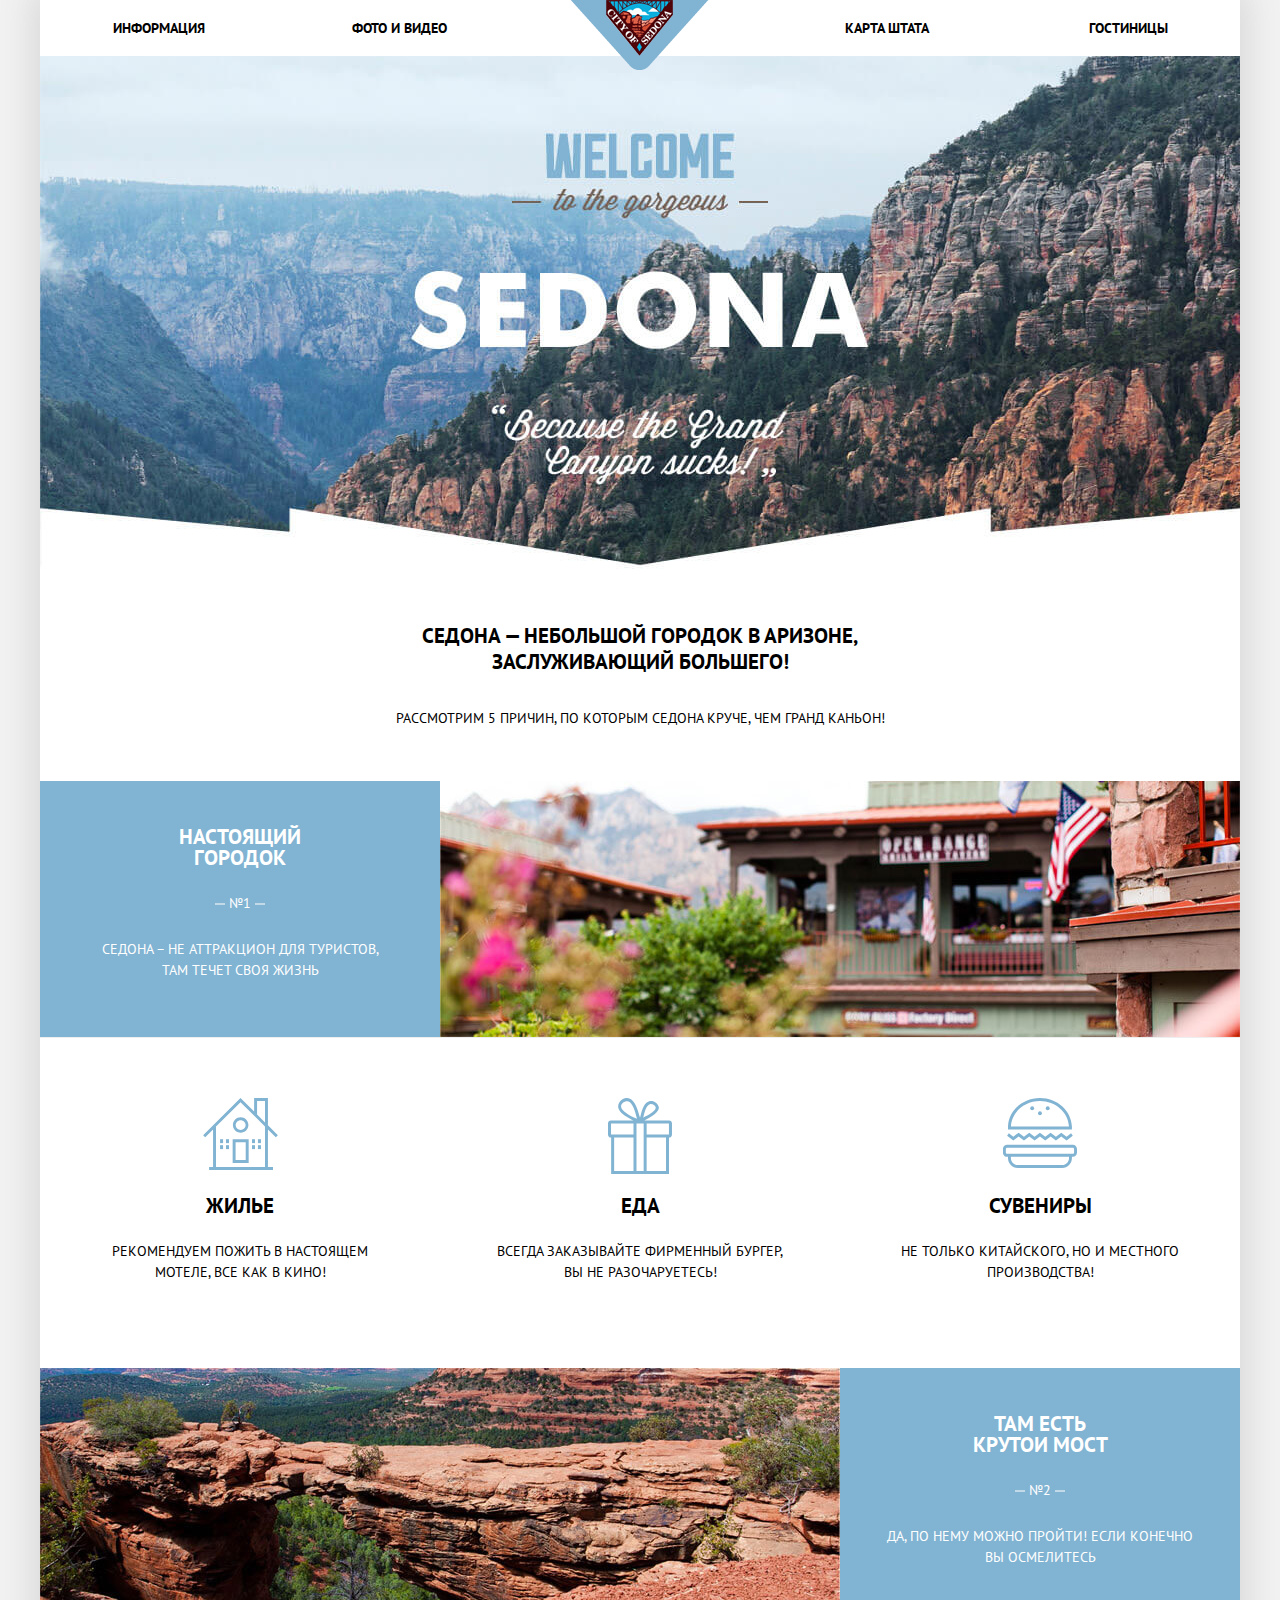
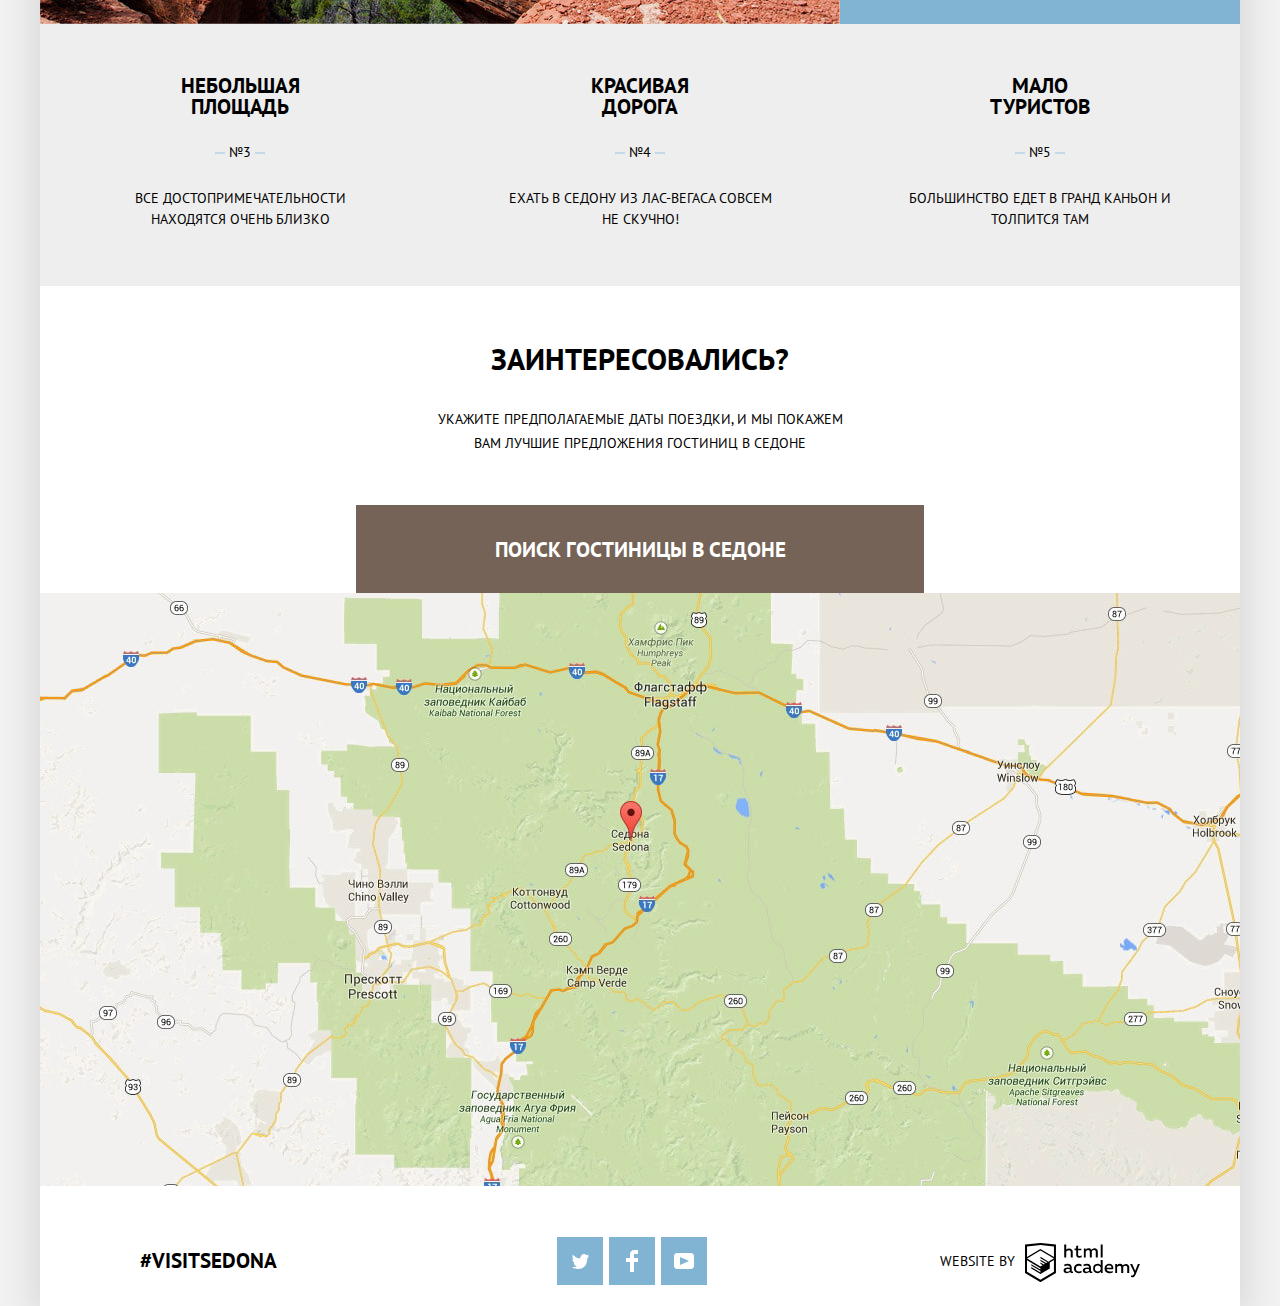
<file: index.html>
<!DOCTYPE html>
<html lang="ru">
    <head>
        <title>Sedona</title>
        <meta charset="utf-8">
        <link rel="stylesheet" href="css/normalize.css">
        <link rel="stylesheet" href="css/style.css">
        <link href="https://fonts.googleapis.com/css?family=PT+Sans:400,700&display=swap&subset=cyrillic" rel="stylesheet">
    </head>
    <body>
        <div class="container">
            <header class="main-header">
                <nav class="main-navigation">
                    <a class="main-header-logo">
                        <img src="img/logo.png" width="138" height="70" alt="Логотип Седона">
                    </a>
                    <div class="wrapper">
                        <ul class="site-navigation">
                            <li><a href="info.html">Информация</a></li>
                            <li><a href="photo-and-video.html">Фото и видео</a></li>
                            <li><a class="js-link-map" href="#map">Карта штата</a></li>
                            <li><a href="inner-page.html">Гостиницы</a></li>
                        </ul>
                    </div>
                </nav>
            </header>
            <main class="index-main">
                <h1 class="visually-hidden">Sedona</h1>
                <section class="preview">
                    <h2 class="visually-hidden">Превью</h2>
                    <p>Седона — небольшой городок в Аризоне, <br> заслуживающий большего!</p>
                    <p>Рассмотрим 5 причин, по которым Седона круче, чем гранд каньон!</p>
                </section>
                <section class="features">
                    <h2 class="visually-hidden">Преимущества</h2>
                    <ol class="features-list">
                        <li class="feature-item">
                            <div class="feature-item-wrapper">
                                <h3>Настоящий <br> городок</h3>
                                <span class="feature-item-number"> №1 </span>
                                <p>Седона – не аттракцион для туристов, <br> там течет своя жизнь</p>
                            </div>
                            <div class="feature-item-image">
                                <img src="img/real-city.jpg" width="800" height="256" alt="Фото города" class="city-photo">
                            </div>
                        </li>
                        <li class="feature-item">
                            <div class="feature-item-wrapper">
                                <h3>Там есть <br> крутои мост</h3>
                                <span class="feature-item-number">№2</span>
                                <p>Да, по нему можно пройти! Если конечно <br> вы осмелитесь</p>
                            </div>
                            <div class="feature-item-image">
                                <img src="img/bridge.jpg" width="800" height="256" alt="Фото моста" class="bridge-photo">
                            </div>
                        </li>
                        <li class="feature-item">
                            <h3>Небольшая <br> площадь</h3>
                            <span class="feature-item-number">№3</span>
                            <p>Все достопримечательности <br> находятся очень близко</p>
                        </li>
                        <li class="feature-item">
                            <h3>Красивая <br> дорога</h3>
                            <span class="feature-item-number">№4</span>
                            <p>Ехать в Седону из Лас-Вегаса совсем <br> не скучно!</p>
                        </li>
                        <li class="feature-item">
                            <h3>Мало <br> туристов</h3>
                            <span class="feature-item-number">№5</span>
                            <p>Большинство едет в гранд каньон и <br> толпится там</p>
                        </li>
                        <li class="feature-item">
                            <ul class="additional-features-list">
                                <li class="additional-feature-item">
                                    <h3>Жилье</h3>
                                    <p>Рекомендуем пожить в настоящем <br> мотеле, все как в кино!</p>
                                </li>
                                <li class="additional-feature-item">
                                    <h3>Еда</h3>
                                    <p>Всегда заказывайте фирменный бургер, <br> вы не разочаруетесь!</p>
                                </li>
                                <li class="additional-feature-item">
                                    <h3>Сувениры</h3>
                                    <p>Не только китайского, но и местного <br> производства!</p>
                                </li>
                            </ul>
                        </li>
                    </ol>
                </section>
                <section class="appointment">
                    <h2>Заинтересовались?</h2>
                    <p class="appointment-info">Укажите предполагаемые даты поездки, и мы покажем вам лучшие предложения гостиниц в седоне</p>
                    <button class="btn open-modal-popup">Поиск гостиницы в Седоне</button>
                </section>
                <section class="map">
                    <h2 class="visually-hidden">Как до нас добраться</h2>
                    <iframe src="https://www.google.com/maps/embed?pb=!1m18!1m12!1m3!1d996966.432186891!2d-112.25007717238842!3d34.8385587290032!2m3!1f0!2f0!3f0!3m2!1i1024!2i768!4f13.1!3m3!1m2!1s0x872da132f942b00d%3A0x5548c523fa6c8efd!2z0KHQtdC00L7QvdCwLCDQkNGA0LjQt9C-0L3QsCA4NjMzNiwg0KHQqNCQ!5e0!3m2!1sru!2skz!4v1568385633387!5m2!1sru!2skz" width="1200" height="590" style="border:0;"></iframe>
                    <img src="img/map.jpg" width="1200" height="593" alt="State: Arizona, city: Sedona">
                </section>
            </main>
            <footer class="main-footer">
                <p class="footer-heshtag">
                    <a href="#">#visitsedona</a>
                </p>
                <ul class="footer-social">
                        <li>
                            <a class="social-button" href="#"><span class="visually-hidden">Twitter</span>
                                <svg xmlns="http://www.w3.org/2000/svg" width="17" height="15" viewBox="0 0 17 15">
                                    <g>
                                        <g>
                                            <path fill="#FFFFFF" d="M10.95,0.144c1.685-0.496,2.984,0.27,3.577,1.179c0.673-0.231,1.331-0.481,2.011-0.708
                                                c-0.004,0.861-0.522,1.513-0.857,1.768c0.685,0.17,1.304-0.491,1.304-0.491c-0.169,1-1.006,1.788-1.563,2.024
                                                c-0.231,6.75-3.175,11.217-10.077,11.082c-0.522,0,0.075,0-0.446,0c-0.41,0-4.164-0.46-4.898-1.887
                                                c2.271,0.196,3.893-0.422,4.693-1.177c-0.96-0.3-2.679-0.477-2.979-2.95C2.064,9.09,2.279,9.212,2.905,9.103
                                                C1.705,8.247,0.374,7.53,0.448,5.33c0.285,0.328,1.067,0.536,1.34,0.472c-0.703-0.241-1.97-3.36-0.894-4.952
                                                c1.818,1.854,3.735,3.606,7.152,3.773C8.254,2.33,9.183,0.793,10.95,0.144z"/>
                                        </g>
                                    </g>
                                </svg>
                            </a>
                        </li>
                        <li>
                            <a class="social-button" href="#"><span class="visually-hidden">Facebook</span>
                                <svg xmlns="http://www.w3.org/2000/svg" width="12" height="22" viewBox="0 0 12 22">
                                    <path fill="#FFFFFF" d="M12,4V0H8C5.791,0,4,1.791,4,4v4H0v4h4v10h4V12h4V8H8V4H12z"/>
                                </svg>
                            </a>
                        </li>
                        <li>
                            <a class="social-button" href="#"><span class="visually-hidden">Youtube</span>
                                <svg xmlns="http://www.w3.org/2000/svg" width="20" height="16" viewBox="0 0 20 16">
                                    <path fill="#FFFFFF" d="M17,0H3C1.35,0,0,1.35,0,3v10c0,1.65,1.35,3,3,3h14c1.65,0,3-1.35,3-3V3C20,1.35,18.65,0,17,0z
                                        M6.027,11.998V4.002L15.014,8L6.027,11.998z"/>
                                </svg>
                            </a>
                        </li>
                </ul>
                <p class="footer-copyright">
                    <span>Website by</span>
                    <a href="https://htmlacademy.ru" class="html-logo">
                        <span class="visually-hidden">html academy</span>
                        <svg xmlns="http://www.w3.org/2000/svg" viewBox="0 0 108.08 36.85"><path d="M44.61,26.88a2,2,0,0,0,.55-0.1v1.33a3.25,3.25,0,0,1-1.18.21,1.67,1.67,0,0,1-1.67-1,4.84,4.84,0,0,1-3.14,1.08c-1.51,0-2.91-.83-2.91-2.55,0-2.13,2-2.79,3.71-2.79a11.08,11.08,0,0,1,2.17.25v-0.3c0-1-.76-1.77-2.19-1.77a7.42,7.42,0,0,0-3,.64v-1.7a10.21,10.21,0,0,1,3.19-.55c2.36,0,3.81,1.12,3.81,3.65v3a0.54,0.54,0,0,0,.49.59h0.17Zm-6.44-1.13A1.35,1.35,0,0,0,39.63,27h0.11a3.39,3.39,0,0,0,2.41-1V24.58a9.72,9.72,0,0,0-1.81-.21c-1,0-2.16.33-2.16,1.38h0Zm12.36-6.11a5,5,0,0,1,2.57.64V22a4.08,4.08,0,0,0-2.3-.7,2.75,2.75,0,1,0,0,5.49,5,5,0,0,0,2.43-.64v1.71a6.27,6.27,0,0,1-2.76.57A4.21,4.21,0,0,1,46,24.51q0-.21,0-0.41a4.32,4.32,0,0,1,4.18-4.46h0.38Zm12.17,7.24a2,2,0,0,0,.55-0.1v1.33a3.25,3.25,0,0,1-1.18.21,1.67,1.67,0,0,1-1.67-1,4.84,4.84,0,0,1-3.14,1.08c-1.51,0-2.91-.83-2.91-2.55,0-2.13,2-2.79,3.71-2.79a11.08,11.08,0,0,1,2.17.25v-0.3c0-1-.76-1.77-2.19-1.77a7.42,7.42,0,0,0-3,.64v-1.7a10.21,10.21,0,0,1,3.19-.55c2.36,0,3.81,1.12,3.81,3.65v3a0.54,0.54,0,0,0,.49.59h0.17Zm-6.44-1.13A1.35,1.35,0,0,0,57.73,27h0.11a3.39,3.39,0,0,0,2.41-1V24.58a9.72,9.72,0,0,0-1.81-.21c-1.06,0-2.16.33-2.16,1.38h0ZM73,16V28.2H71.35V26.88a3.88,3.88,0,0,1-3.19,1.54,4.4,4.4,0,0,1,0-8.78,3.81,3.81,0,0,1,3,1.3V16H73Zm-4.53,5.22a2.76,2.76,0,1,0,0,5.52A2.86,2.86,0,0,0,71.15,25V23A2.91,2.91,0,0,0,68.49,21.27ZM79,19.64c3.31,0,4.46,2.68,3.92,5.09H76.7c0.21,1.5,1.67,2.11,3.19,2.11a6.11,6.11,0,0,0,2.64-.59v1.6a7.14,7.14,0,0,1-3,.57C77,28.42,74.78,27,74.78,24a4.18,4.18,0,0,1,4-4.39H79Zm0.09,1.54a2.28,2.28,0,0,0-2.44,2.1v0.06H81.3A2,2,0,0,0,79.13,21.18Zm5.73,7V19.87h1.65v1a3.81,3.81,0,0,1,2.78-1.27A2.86,2.86,0,0,1,91.89,21a4.12,4.12,0,0,1,2.91-1.33A3.06,3.06,0,0,1,98,23V28.2h-1.9V23.05a1.59,1.59,0,0,0-1.42-1.75H94.42a2.8,2.8,0,0,0-2.07,1.12V28.2h-1.9V23.05A1.59,1.59,0,0,0,89,21.31H88.8a3,3,0,0,0-2.21,1.29v5.63H84.86Zm21.31-8.33h1.9l-3.91,9.46c-0.9,2.17-2.09,2.86-3.35,2.86a4.76,4.76,0,0,1-1.1-.14V30.46a2.86,2.86,0,0,0,.85.12c0.9,0,1.58-.64,2.07-1.9l0.17-.42-4-8.4h2l2.86,6.29ZM38.73,1.46V6.22a3.81,3.81,0,0,1,2.7-1.14,3.25,3.25,0,0,1,3.44,3.4v5.15H43V8.72a1.81,1.81,0,0,0-1.61-2h-0.3a2.93,2.93,0,0,0-2.32,1.39v5.52h-1.9V1.46h1.9ZM49.94,2.31v3h3V6.91h-3v3.81c0,1.1.5,1.46,1.58,1.46a4.49,4.49,0,0,0,1.69-.33v1.6A6.8,6.8,0,0,1,51,13.8a2.55,2.55,0,0,1-2.86-2.74V6.89H46.58V5.26h1.5V2.74Zm5.4,11.31V5.28H57v1A3.81,3.81,0,0,1,59.77,5a2.86,2.86,0,0,1,2.6,1.33A4.12,4.12,0,0,1,65.28,5,3.06,3.06,0,0,1,68.44,8.4v5.21h-1.9V8.46a1.59,1.59,0,0,0-1.42-1.75H64.89a2.8,2.8,0,0,0-2.07,1.12v5.78h-1.9V8.46A1.59,1.59,0,0,0,59.5,6.71H59.27A3,3,0,0,0,57.06,8v5.63H55.34ZM71.17,1.45H73V13.6H71.17V1.45ZM14.71,0H14.55L0,1.54V28.21l14.55,8.66,14.55-8.66V1.54Zm12.5,27.1L14.55,34.64,1.9,27.12V16.18l12.59,7.5V25L5.86,19.9v1.31l8.68,5.21v1.39L5.87,22.65V24l8.68,5.21,8.75-5.24V18.31L27.2,16V27.12Zm0-12.53-3.48,2-1.6,1L14.51,13v1.31L21,18.23H21l-0.14.09-1,.54-5.37-3.2V17l4.24,2.52-1,.67-3.2-1.9v1.31l2.1,1.24L14.5,22.1,2,14.65,14.51,7.11Zm0-1.32L14.49,5.76,1.91,13.25v-10L14.56,1.92,27.21,3.25v10h0Z" transform="translate(0 -0.02)" fill="#231f20"/>
                        </svg>
                    </a>
                </p>
            </footer>
            <section class="modal-popup">
                <h2 class="visually-hidden">Форма бронирования</h2>
                <form class="appointment-form" action="https://echo.htmlacademy.ru" method="POST">
                    <p class="appoitment-item">
                        <label for="arrival-date">Дата заезда:</label>
                        <input type="text" name="arrival-date" id="arrival-date" placeholder="24 апреля 2017">
                        <button class="btn-calendar" type="button">
                        <svg xmlns="http://www.w3.org/2000/svg" width="21" height="22" viewBox="0 0 21 22">
                            <g id="calendar_1_">
                                <path d="M19.251,2.025h-2.845V0.648c0-0.381-0.294-0.689-0.656-0.689c-0.363,0-0.656,0.308-0.656,0.689v1.377h-3.938V0.648
                                    c0-0.381-0.294-0.689-0.655-0.689c-0.363,0-0.657,0.308-0.657,0.689v1.377H5.906V0.648c0-0.381-0.294-0.689-0.656-0.689
                                    c-0.363,0-0.657,0.308-0.657,0.689v1.377H1.75C0.784,2.025,0,2.847,0,3.862v16.302C0,21.179,0.784,22,1.75,22h17.501
                                    C20.217,22,21,21.179,21,20.164V3.862C21,2.847,20.217,2.025,19.251,2.025z M19.688,20.164c0,0.253-0.195,0.459-0.437,0.459H1.75
                                    c-0.241,0-0.438-0.206-0.438-0.459V3.862c0-0.253,0.196-0.459,0.438-0.459h2.844v1.378c0,0.381,0.294,0.689,0.657,0.689
                                    c0.362,0,0.656-0.308,0.656-0.689V3.403h3.938v1.378c0,0.381,0.294,0.689,0.657,0.689c0.361,0,0.655-0.308,0.655-0.689V3.403h3.938
                                    v1.378c0,0.381,0.293,0.689,0.656,0.689c0.362,0,0.656-0.308,0.656-0.689V3.403h2.845c0.241,0,0.437,0.206,0.437,0.459V20.164z"/>
                                <rect x="4.594" y="8.225" width="2.625" height="2.066"/>
                                <rect x="4.594" y="11.668" width="2.625" height="2.067"/>
                                <rect x="4.594" y="15.112" width="2.625" height="2.066"/>
                                <rect x="9.188" y="15.112" width="2.625" height="2.066"/>
                                <rect x="9.188" y="11.668" width="2.625" height="2.067"/>
                                <rect x="9.188" y="8.225" width="2.625" height="2.066"/>
                                <rect x="13.781" y="15.112" width="2.625" height="2.066"/>
                                <rect x="13.781" y="11.668" width="2.625" height="2.067"/>
                                <rect x="13.781" y="8.225" width="2.625" height="2.066"/>
                            </g>
                        </svg>
                    </button>
                    </p>
                    <p class="appoitment-item">
                        <label for="departure-date">Дата выезда:</label>
                        <input type="text" name="departure-date" id="departure-date" placeholder="4 июля 2017">
                        <button class="btn-calendar" type="button">
                        <svg xmlns="http://www.w3.org/2000/svg" width="21" height="22" viewBox="0 0 21 22">
                            <g>
                                <path d="M19.251,2.025h-2.845V0.648c0-0.381-0.294-0.689-0.656-0.689c-0.363,0-0.656,0.308-0.656,0.689v1.377h-3.938V0.648
                                    c0-0.381-0.294-0.689-0.655-0.689c-0.363,0-0.657,0.308-0.657,0.689v1.377H5.906V0.648c0-0.381-0.294-0.689-0.656-0.689
                                    c-0.363,0-0.657,0.308-0.657,0.689v1.377H1.75C0.784,2.025,0,2.847,0,3.862v16.302C0,21.179,0.784,22,1.75,22h17.501
                                    C20.217,22,21,21.179,21,20.164V3.862C21,2.847,20.217,2.025,19.251,2.025z M19.688,20.164c0,0.253-0.195,0.459-0.437,0.459H1.75
                                    c-0.241,0-0.438-0.206-0.438-0.459V3.862c0-0.253,0.196-0.459,0.438-0.459h2.844v1.378c0,0.381,0.294,0.689,0.657,0.689
                                    c0.362,0,0.656-0.308,0.656-0.689V3.403h3.938v1.378c0,0.381,0.294,0.689,0.657,0.689c0.361,0,0.655-0.308,0.655-0.689V3.403h3.938
                                    v1.378c0,0.381,0.293,0.689,0.656,0.689c0.362,0,0.656-0.308,0.656-0.689V3.403h2.845c0.241,0,0.437,0.206,0.437,0.459V20.164z"/>
                                <rect x="4.594" y="8.225" width="2.625" height="2.066"/>
                                <rect x="4.594" y="11.668" width="2.625" height="2.067"/>
                                <rect x="4.594" y="15.112" width="2.625" height="2.066"/>
                                <rect x="9.188" y="15.112" width="2.625" height="2.066"/>
                                <rect x="9.188" y="11.668" width="2.625" height="2.067"/>
                                <rect x="9.188" y="8.225" width="2.625" height="2.066"/>
                                <rect x="13.781" y="15.112" width="2.625" height="2.066"/>
                                <rect x="13.781" y="11.668" width="2.625" height="2.067"/>
                                <rect x="13.781" y="8.225" width="2.625" height="2.066"/>
                            </g>
                        </svg>
                    </button>
                    </p>
                    <p class="appoitment-item">
                        <label for="adults">Взрослые:</label>
                        <input type="text" name="adults" id="adults" value="2">
                        <button class="appoitment-btn btn-minus" type="button">-</button>
                        <button class="appoitment-btn btn-plus" type="button">+</button>
                    </p>
                    <p class="appoitment-item">
                        <label for="children">Дети:</label>
                        <input type="text" name="children" id="children" value="0">
                        <button class="appoitment-btn btn-minus" type="button">-</button>
                        <button class="appoitment-btn btn-plus" type="button">+</button>
                    </p>
                    <button class="btn modal-button" type="submit">Найти</button>
                </form>
            </section>
        </div>
        <script src="js/popup.js"></script>
    </body>
</html>
</file>
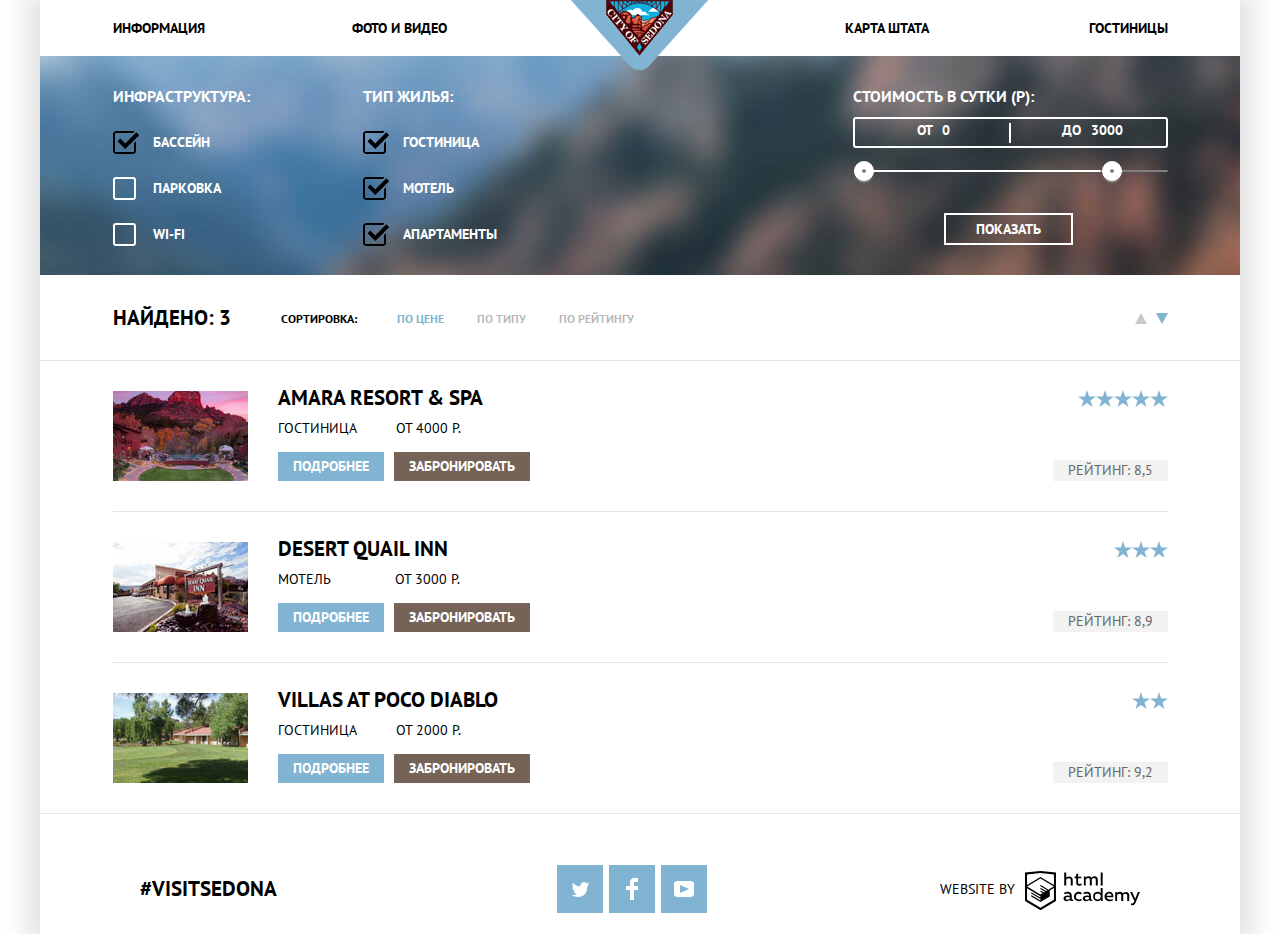
<file: inner-page.html>
<!DOCTYPE html>
<html lang="ru">
    <head>
        <title>HOTELS</title>
        <meta charset="utf-8">
        <link href="https://fonts.googleapis.com/css?family=PT+Sans:400,700&display=swap&subset=cyrillic" rel="stylesheet">
        <link rel="stylesheet" href="css/normalize.css">
        <link rel="stylesheet" href="css/style.css">
    </head>
    <body class="inner-page">
        <div class="container">
            <header class="main-header">
                <nav class="main-navigation">
                    <a href="index.html" class="main-header-logo">
                        <img src="img/logo.png" width="138" height="70" alt="Логотип Седона">
                    </a>
                    <div class="wrapper">
                        <ul class="site-navigation">
                            <li><a href="info.html">Информация</a></li>
                            <li><a href="photo-and-video.html">Фото и видео</a></li>
                            <li><a href="map.html">Карта штата</a></li>
                            <li class="site-navigation-current"><a>Гостиницы</a></li>
                        </ul>
                    </div>
                </nav>
            </header>
            <main class="index-main">
                <h1 class="visually-hidden">Гостиницы</h1>
                <section class="filters">
                    <h2 class="visually-hidden">Фильтр товаров</h2>
                    <div class="wrapper">
                        <form class="filter" method="GET" action="https://echo.htmlacademy.ru">
                            <fieldset class="filter-infrastructure">
                                <legend>Инфраструктура:</legend>
                                <ul>
                                    <li>
                                        <input class="visually-hidden filter-input filter-input-checkbox" type="checkbox" name="Бассейн" id="filter-pool" checked>
                                        <label for="filter-pool">Бассейн</label>
                                    </li>
                                    <li>
                                        <input class="visually-hidden filter-input filter-input-checkbox" type="checkbox" name="Парковка" id="filter-parking">
                                        <label for="filter-parking">Парковка</label>
                                    </li>
                                    <li>
                                        <input class="visually-hidden filter-input filter-input-checkbox" type="checkbox" name="Wi-fi" id="filter-wi-fi">
                                        <label for="filter-wi-fi">Wi-fi</label>
                                    </li>
                                </ul>
                            </fieldset>
                            <fieldset class="filter-type-housing">
                                <legend>Тип жилья:</legend>
                                <ul>
                                    <li>
                                        <input class="visually-hidden filter-input filter-input-checkbox" type="checkbox" name="Гостиница" id="filter-hotel" checked>
                                        <label for="filter-hotel">Гостиница</label>
                                    </li>
                                    <li>
                                        <input class="visually-hidden filter-input filter-input-checkbox" type="checkbox" name="Мотель" id="filter-motel" checked>
                                        <label for="filter-motel">Мотель</label>
                                    </li>
                                    <li>
                                        <input class="visually-hidden filter-input filter-input-checkbox" type="checkbox" name="Апартаменты" id="filter-apartments" checked>
                                        <label for="filter-apartments">Апартаменты</label>
                                    </li>
                                </ul>
                            </fieldset>
                            <fieldset class="price-per-day">
                                <legend>Стоимость в сутки (р):</legend>
                                <div class="box">
                                    <label class="price-from" for="price-per-day-from">От</label>
                                    <input type="text" name="price-per-day-from" id="price-per-day-from" value="0">
                                    <label class="price-to" for="price-per-day-to">До</label>
                                    <input type="text" name="price-per-day-to" id="price-per-day-to" value="3000">
                                </div>
                                <div class="range">
                                    <button class="begin-flag"></button>
                                    <button class="end-flag"></button>
                                </div>
                            </fieldset>
                            <button type="submit" class="filter-button btn">Показать</button>
                        </form>
                    </div>
                </section>
                <div class="wrapper">
                    <div class="seach-results-and-sort">
                        <p class="seach-results">Найдено: 3</p>
                        <span class="sort-title">Сортировка:</span>
                        <ul class="sort-list-type-1">
                            <li class="sort-item sort-list-type-1-current">
                                <a href="#"><span class="sort-by-price">По цене</span></a>
                            </li>
                            <li class="sort-item">
                                <a href="#"><span class="sort-by-type">По типу</span></a>
                            </li>
                            <li class="sort-item">
                                <a href="#"><span class="sort-by-rating">По рейтингу</span></a>
                            </li>
                        </ul>
                        <ul class="sort-list-type-2">
                            <li class="sort-item">
                                <a href="#" class="sort-acending">
                                    <span class="visually-hidden">По возрастанию</span>
                                    <span class="acending"></span>
                                </a>
                            </li>
                            <li class="sort-item sort-list-type-2-current">
                                <a href="#" class="sort-descending">
                                    <span class="visually-hidden">По убыванию</span>
                                    <span class="descending"></span>
                                </a>
                            </li>
                        </ul>
                    </div>
                </div>
                <section class="catalog">
                    <h2 class="visually-hidden">Список гостиниц</h2>
                    <div class="wrapper">
                        <ul class="catalog-list">
                            <li class="catalog-item">
                                <div class="catalog-item-box">
                                    <div class="catalog-item-info">
                                        <h3>
                                            <a href="catalog-item.html">Amara Resort & Spa</a>
                                        </h3>
                                        <p class="price-and-category">
                                            <span class="catalog-category">Гостиница</span>
                                            <span class="catalog-item-price">от 4000 р.</span>
                                        </p>
                                        <p class="catalog-item-box-buttons">
                                            <a class="button more-details" href="#">Подробнее</a>
                                            <a class="button armor" href="#">Забронировать</a>
                                        </p>
                                    </div>
                                    <p class="catalog-item-image">
                                        <a href="catalog-item.html" class="link-item-image">
                                            <img src="img/Amara-Resort-&-Spa.jpg" width="135" height="90" alt="Гостиница: Amara Resort & Spa">
                                        </a>
                                    </p>
                                    <p class="catalog-item-rating">
                                        Рейтинг: 8,5
                                    </p>
                                </div>
                            </li>
                            <li class="catalog-item">
                                <div class="catalog-item-box">
                                    <div class="catalog-item-info">
                                        <h3>
                                            <a href="catalog-item.html">Desert Quail Inn</a>
                                        </h3>
                                        <p class="price-and-category">
                                            <span class="catalog-category">Мотель</span>
                                            <span class="catalog-item-price">от 3000 р.</span>
                                        </p>
                                        <p class="catalog-item-box-buttons">
                                            <a class="button more-details" href="#">Подробнее</a>
                                            <a class="button armor" href="#">Забронировать</a>
                                        </p>
                                    </div>
                                    <p class="catalog-item-image">
                                        <a href="catalog-item.html" class="link-item-image">
                                            <img src="img/Desert-Quail-Inn.jpg" width="135" height="90" alt="Мотель: Desert Quail Inn">
                                        </a>
                                    </p>
                                    <p class="catalog-item-rating">
                                        Рейтинг: 8,9
                                    </p>
                                </div>
                            </li>
                            <li class="catalog-item">
                                <div class="catalog-item-box">
                                    <div class="catalog-item-info">
                                        <h3>
                                            <a href="catalog-item.html">Villas at Poco Diablo</a>
                                        </h3>
                                        <p class="price-and-category">
                                            <span class="catalog-category">Гостиница</span>
                                            <span class="catalog-item-price">от 2000 р.</span>
                                        </p>
                                        <p class="catalog-item-box-buttons">
                                            <a class="button more-details" href="#">Подробнее</a>
                                            <a class="button armor" href="#">Забронировать</a>
                                        </p>
                                    </div>
                                    <p class="catalog-item-image">
                                        <a href="catalog-item.html" class="link-item-image">
                                            <img src="img/Villas-at-Poco-Diablo.jpg" width="135" height="90" alt="Гостиница: Villas at Poco Diablo">
                                        </a>
                                    </p>
                                    <p class="catalog-item-rating">
                                        Рейтинг: 9,2
                                    </p>
                                </div>
                            </li>
                        </ul>
                    </div>
                </section>
            </main>
            <footer class="main-footer">
                <p class="footer-heshtag">
                    <a href="#">#visitsedona</a>
                </p>
                <ul class="footer-social">
                        <li>
                            <a class="social-button" href="#"><span class="visually-hidden">Twitter</span>
                                <svg xmlns="http://www.w3.org/2000/svg" width="17" height="15" viewBox="0 0 17 15">
                                    <g>
                                        <g>
                                            <path fill="#FFFFFF" d="M10.95,0.144c1.685-0.496,2.984,0.27,3.577,1.179c0.673-0.231,1.331-0.481,2.011-0.708
                                                c-0.004,0.861-0.522,1.513-0.857,1.768c0.685,0.17,1.304-0.491,1.304-0.491c-0.169,1-1.006,1.788-1.563,2.024
                                                c-0.231,6.75-3.175,11.217-10.077,11.082c-0.522,0,0.075,0-0.446,0c-0.41,0-4.164-0.46-4.898-1.887
                                                c2.271,0.196,3.893-0.422,4.693-1.177c-0.96-0.3-2.679-0.477-2.979-2.95C2.064,9.09,2.279,9.212,2.905,9.103
                                                C1.705,8.247,0.374,7.53,0.448,5.33c0.285,0.328,1.067,0.536,1.34,0.472c-0.703-0.241-1.97-3.36-0.894-4.952
                                                c1.818,1.854,3.735,3.606,7.152,3.773C8.254,2.33,9.183,0.793,10.95,0.144z"/>
                                        </g>
                                    </g>
                                </svg>
                            </a>
                        </li>
                        <li>
                            <a class="social-button" href="#"><span class="visually-hidden">Facebook</span>
                                <svg xmlns="http://www.w3.org/2000/svg" width="12" height="22" viewBox="0 0 12 22">
                                    <path fill="#FFFFFF" d="M12,4V0H8C5.791,0,4,1.791,4,4v4H0v4h4v10h4V12h4V8H8V4H12z"/>
                                </svg>
                            </a>
                        </li>
                        <li>
                            <a class="social-button" href="#"><span class="visually-hidden">Youtube</span>
                                <svg xmlns="http://www.w3.org/2000/svg" width="20" height="16" viewBox="0 0 20 16">
                                    <path fill="#FFFFFF" d="M17,0H3C1.35,0,0,1.35,0,3v10c0,1.65,1.35,3,3,3h14c1.65,0,3-1.35,3-3V3C20,1.35,18.65,0,17,0z
                                        M6.027,11.998V4.002L15.014,8L6.027,11.998z"/>
                                </svg>
                            </a>
                        </li>
                </ul>
                <p class="footer-copyright">
                    <span>Website by</span>
                    <a href="https://htmlacademy.ru" class="html-logo">
                        <span class="visually-hidden">html academy</span>
                        <svg xmlns="http://www.w3.org/2000/svg" viewBox="0 0 108.08 36.85"><path d="M44.61,26.88a2,2,0,0,0,.55-0.1v1.33a3.25,3.25,0,0,1-1.18.21,1.67,1.67,0,0,1-1.67-1,4.84,4.84,0,0,1-3.14,1.08c-1.51,0-2.91-.83-2.91-2.55,0-2.13,2-2.79,3.71-2.79a11.08,11.08,0,0,1,2.17.25v-0.3c0-1-.76-1.77-2.19-1.77a7.42,7.42,0,0,0-3,.64v-1.7a10.21,10.21,0,0,1,3.19-.55c2.36,0,3.81,1.12,3.81,3.65v3a0.54,0.54,0,0,0,.49.59h0.17Zm-6.44-1.13A1.35,1.35,0,0,0,39.63,27h0.11a3.39,3.39,0,0,0,2.41-1V24.58a9.72,9.72,0,0,0-1.81-.21c-1,0-2.16.33-2.16,1.38h0Zm12.36-6.11a5,5,0,0,1,2.57.64V22a4.08,4.08,0,0,0-2.3-.7,2.75,2.75,0,1,0,0,5.49,5,5,0,0,0,2.43-.64v1.71a6.27,6.27,0,0,1-2.76.57A4.21,4.21,0,0,1,46,24.51q0-.21,0-0.41a4.32,4.32,0,0,1,4.18-4.46h0.38Zm12.17,7.24a2,2,0,0,0,.55-0.1v1.33a3.25,3.25,0,0,1-1.18.21,1.67,1.67,0,0,1-1.67-1,4.84,4.84,0,0,1-3.14,1.08c-1.51,0-2.91-.83-2.91-2.55,0-2.13,2-2.79,3.71-2.79a11.08,11.08,0,0,1,2.17.25v-0.3c0-1-.76-1.77-2.19-1.77a7.42,7.42,0,0,0-3,.64v-1.7a10.21,10.21,0,0,1,3.19-.55c2.36,0,3.81,1.12,3.81,3.65v3a0.54,0.54,0,0,0,.49.59h0.17Zm-6.44-1.13A1.35,1.35,0,0,0,57.73,27h0.11a3.39,3.39,0,0,0,2.41-1V24.58a9.72,9.72,0,0,0-1.81-.21c-1.06,0-2.16.33-2.16,1.38h0ZM73,16V28.2H71.35V26.88a3.88,3.88,0,0,1-3.19,1.54,4.4,4.4,0,0,1,0-8.78,3.81,3.81,0,0,1,3,1.3V16H73Zm-4.53,5.22a2.76,2.76,0,1,0,0,5.52A2.86,2.86,0,0,0,71.15,25V23A2.91,2.91,0,0,0,68.49,21.27ZM79,19.64c3.31,0,4.46,2.68,3.92,5.09H76.7c0.21,1.5,1.67,2.11,3.19,2.11a6.11,6.11,0,0,0,2.64-.59v1.6a7.14,7.14,0,0,1-3,.57C77,28.42,74.78,27,74.78,24a4.18,4.18,0,0,1,4-4.39H79Zm0.09,1.54a2.28,2.28,0,0,0-2.44,2.1v0.06H81.3A2,2,0,0,0,79.13,21.18Zm5.73,7V19.87h1.65v1a3.81,3.81,0,0,1,2.78-1.27A2.86,2.86,0,0,1,91.89,21a4.12,4.12,0,0,1,2.91-1.33A3.06,3.06,0,0,1,98,23V28.2h-1.9V23.05a1.59,1.59,0,0,0-1.42-1.75H94.42a2.8,2.8,0,0,0-2.07,1.12V28.2h-1.9V23.05A1.59,1.59,0,0,0,89,21.31H88.8a3,3,0,0,0-2.21,1.29v5.63H84.86Zm21.31-8.33h1.9l-3.91,9.46c-0.9,2.17-2.09,2.86-3.35,2.86a4.76,4.76,0,0,1-1.1-.14V30.46a2.86,2.86,0,0,0,.85.12c0.9,0,1.58-.64,2.07-1.9l0.17-.42-4-8.4h2l2.86,6.29ZM38.73,1.46V6.22a3.81,3.81,0,0,1,2.7-1.14,3.25,3.25,0,0,1,3.44,3.4v5.15H43V8.72a1.81,1.81,0,0,0-1.61-2h-0.3a2.93,2.93,0,0,0-2.32,1.39v5.52h-1.9V1.46h1.9ZM49.94,2.31v3h3V6.91h-3v3.81c0,1.1.5,1.46,1.58,1.46a4.49,4.49,0,0,0,1.69-.33v1.6A6.8,6.8,0,0,1,51,13.8a2.55,2.55,0,0,1-2.86-2.74V6.89H46.58V5.26h1.5V2.74Zm5.4,11.31V5.28H57v1A3.81,3.81,0,0,1,59.77,5a2.86,2.86,0,0,1,2.6,1.33A4.12,4.12,0,0,1,65.28,5,3.06,3.06,0,0,1,68.44,8.4v5.21h-1.9V8.46a1.59,1.59,0,0,0-1.42-1.75H64.89a2.8,2.8,0,0,0-2.07,1.12v5.78h-1.9V8.46A1.59,1.59,0,0,0,59.5,6.71H59.27A3,3,0,0,0,57.06,8v5.63H55.34ZM71.17,1.45H73V13.6H71.17V1.45ZM14.71,0H14.55L0,1.54V28.21l14.55,8.66,14.55-8.66V1.54Zm12.5,27.1L14.55,34.64,1.9,27.12V16.18l12.59,7.5V25L5.86,19.9v1.31l8.68,5.21v1.39L5.87,22.65V24l8.68,5.21,8.75-5.24V18.31L27.2,16V27.12Zm0-12.53-3.48,2-1.6,1L14.51,13v1.31L21,18.23H21l-0.14.09-1,.54-5.37-3.2V17l4.24,2.52-1,.67-3.2-1.9v1.31l2.1,1.24L14.5,22.1,2,14.65,14.51,7.11Zm0-1.32L14.49,5.76,1.91,13.25v-10L14.56,1.92,27.21,3.25v10h0Z" transform="translate(0 -0.02)" fill="#231f20"/>
                        </svg>
                    </a>
                </p>
            </footer>
        </div>
    </body>
</html>
</file>
<file: css/style.css>
/* prefixed by https://autoprefixer.github.io (PostCSS: v7.0.26, autoprefixer: v9.7.3) */

@-webkit-keyframes opacity {
    0% {
        opacity: 0;
    }
    100% {
        opacity: 1;
    }
}

@keyframes opacity {
    0% {
        opacity: 0;
    }
    100% {
        opacity: 1;
    }
}

@-webkit-keyframes shake {
    0%,
    100% {
        -webkit-transform: translateX(0);
                transform: translateX(0);
    }
    10%,
    30%,
    50%,
    70%,
    90% {
        -webkit-transform: translateX(-10px);
                transform: translateX(-10px);
    }
    20%,
    40%,
    60%,
    80% {
        -webkit-transform: translateX(10px);
                transform: translateX(10px);
    }
}

@keyframes shake {
    0%,
    100% {
        -webkit-transform: translateX(0);
                transform: translateX(0);
    }
    10%,
    30%,
    50%,
    70%,
    90% {
        -webkit-transform: translateX(-10px);
                transform: translateX(-10px);
    }
    20%,
    40%,
    60%,
    80% {
        -webkit-transform: translateX(10px);
                transform: translateX(10px);
    }
}

*,
*::before,
*::after {
    -webkit-box-sizing: inherit;
            box-sizing: inherit;
}

html {
    -webkit-box-sizing: border-box;
            box-sizing: border-box;
}

body {
    margin: 0;
    padding: 0;
    font-family: "PT Sans", Arial, sans-serif;
    font-size: 14px;
    font-weight: 700;
    color: #000000;
    text-transform: uppercase;
    background-color: #f2f2f2;
}

a {
    text-decoration: none;
}

img {
    max-width: 100%;
    height: auto;
}

button {
    cursor: pointer;
}

.visually-hidden:not(:focus):not(:active),
input[type="checkbox"].visually-hidden {
    position: absolute;
    width: 1px;
    height: 1px;
    margin: -1px;
    border: 0;
    padding: 0;
    white-space: nowrap;
    -webkit-clip-path: inset(100%);
            clip-path: inset(100%);
    clip: rect(0 0 0 0);
    overflow: hidden;
}

.inner-page {
    line-height: 21px;
    background-color: #ffffff;
}

.container {
    width: 1200px;
    margin: 0 auto;
    -webkit-box-shadow: 0 0 30px 10px #dbdbdb;
            box-shadow: 0 0 30px 10px #dbdbdb;
}

.main-header {
    background-color: #ffffff;
}

.main-navigation {
    position: relative;
    line-height: 26px;
}

.main-header-logo {
    position: absolute;
    left: 50%;
    top: 0;
    z-index: 1000;
    width: 138px;
    margin: 0;
    margin-left: -69px;
    line-height: 0;
}

.main-header-logo[href]:hover,
.main-header-logo[href]:focus {
    opacity: 0.6;
}

.main-header-logo[href]:active {
    opacity: 0.3;
}

.wrapper {
    width: 1055px;
    margin: 0 auto;
}

.site-navigation {
    display: -webkit-box;
    display: -ms-flexbox;
    display: flex;
    -ms-flex-wrap: wrap;
        flex-wrap: wrap;
    margin: 0;
    padding: 0;
    list-style: none;
}

.site-navigation li {
    min-width: 239px;
    margin: 0;
    padding: 0;
    padding-top: 15px;
    padding-bottom: 15px;
}

.site-navigation li:nth-of-type(1),
.site-navigation li:nth-of-type(2) {
    text-align: left;
}

.site-navigation li:nth-of-type(3),
.site-navigation li:nth-of-type(4) {
    text-align: right;
}

.site-navigation li:nth-of-type(3) {
    margin-left: auto;
}

.site-navigation a {
    color: #000000;
}

.site-navigation a:hover,
.site-navigation a:focus {
    color: #81b3d2;
}

.site-navigation a:active {
    color: rgba(0, 0, 0, 0.3);
}

.preview {
    display: -webkit-box;
    display: -ms-flexbox;
    display: flex;
    -webkit-box-orient: vertical;
    -webkit-box-direction: normal;
        -ms-flex-direction: column;
            flex-direction: column;
    min-height: 725px;
    margin: 0;
    padding: 0;
    padding-top: 550px;
    font-size: 21px;
    line-height: 26px;
    text-align: center;
    background-color: #ffffff;
    background-image: url("../img/preview-background.jpg");
    background-position: 0 -55px;
    background-repeat: no-repeat;
}

.preview p:first-of-type {
    margin: 0;
    margin-top: auto;
    margin-bottom: 30px;
}

.preview p:nth-of-type(2) {
    margin: 0;
    margin-bottom: 50px;
    font-size: 14px;
    font-weight: 400;
}


/*Преимущества*/

.features-list,
.additional-features-list {
    display: -webkit-box;
    display: -ms-flexbox;
    display: flex;
    -ms-flex-wrap: wrap;
        flex-wrap: wrap;
    margin: 0;
    padding: 0;
    list-style: none;
}

.additional-features-list {
    width: 1200px;
    min-height: 330px;
    margin-top: -5px;
    background-color: #ffffff;
}

.features-list {
    background-color: #eeeeee;
}

.features-list>li:nth-of-type(1) {
    -webkit-box-ordinal-group: -1;
        -ms-flex-order: -2;
            order: -2;
}

.features-list>li:nth-of-type(6) {
    -webkit-box-ordinal-group: 0;
        -ms-flex-order: -1;
            order: -1;
}

.features-list>.feature-item:nth-of-type(1),
.features-list>.feature-item:nth-of-type(2) {
    display: -webkit-box;
    display: -ms-flexbox;
    display: flex;
    -webkit-box-orient: horizontal;
    -webkit-box-direction: normal;
        -ms-flex-direction: row;
            flex-direction: row;
    width: 1200px;
}

.feature-item-wrapper {
    -ms-flex-item-align: start;
        align-self: flex-start;
    width: 400px;
    min-height: 256px;
    color: #ffffff;
    background-color: #81b3d2;
}

.feature-item-image {
    width: 800px;
}

.features-list>li:nth-of-type(2) .feature-item-image {
    -webkit-box-ordinal-group: 0;
        -ms-flex-order: -1;
            order: -1;
}

.feature-item:not(:nth-of-type(1)):not(:nth-of-type(2)):not(:nth-of-type(6)),
.additional-feature-item {
    width: 400px;
}

.feature-item:not(:nth-of-type(1)):not(:nth-of-type(2)):not(:nth-of-type(6)) {
    min-height: 256px;
}

.feature-item {
    margin: 0;
    padding: 0;
    text-align: center;
    line-height: 21px;
    font-weight: 400;
}

.feature-item h3 {
    margin: 0;
    margin-top: 45px;
    margin-bottom: 25px;
    padding: 0;
    font-size: 21px;
}

.feature-item-number {
    position: relative;
    display: inline-block;
    min-width: 50px;
    padding: 0;
    margin: 0;
    margin-bottom: 25px;
}

.feature-item-number::before {
    content: "";
    position: absolute;
    top: 10px;
    left: 0;
    width: 10px;
    border: 1px solid #c2d9e8;
}

.feature-item-number::after {
    content: "";
    position: absolute;
    top: 10px;
    right: 0;
    width: 10px;
    border: 1px solid #c2d9e8;
}

.feature-item p {
    padding: 0;
    margin: 0;
    margin-bottom: 40px;
}

.additional-feature-item {
    display: -webkit-box;
    display: -ms-flexbox;
    display: flex;
    -webkit-box-orient: vertical;
    -webkit-box-direction: normal;
        -ms-flex-direction: column;
            flex-direction: column;
    padding-top: 150px;
}

.additional-feature-item h3 {
    margin-top: auto;
}

.additional-feature-item p {
    margin-bottom: 85px;
}

.additional-feature-item:first-of-type {
    background-image: url("../img/icon-1.svg");
    background-repeat: no-repeat;
    background-position: 50% 60px;
}

.additional-feature-item:nth-of-type(2) {
    background-image: url("../img/icon-2.svg");
    background-repeat: no-repeat;
    background-position: 50% 60px;
}

.additional-feature-item:last-of-type {
    background-image: url("../img/icon-3.svg");
    background-repeat: no-repeat;
    background-position: 50% 60px;
}

.appointment {
    position: relative;
    display: -webkit-box;
    display: -ms-flexbox;
    display: flex;
    -webkit-box-orient: vertical;
    -webkit-box-direction: normal;
        -ms-flex-direction: column;
            flex-direction: column;
    -webkit-box-align: center;
        -ms-flex-align: center;
            align-items: center;
    padding-top: 55px;
    font-weight: 400;
    background-color: #ffffff;
}

.appointment h2 {
    margin: 0;
    margin-bottom: 30px;
    font-size: 30px;
    line-height: 36px;
}

.appointment-info {
    margin: 0;
    margin-bottom: 50px;
    width: 575px;
    padding: 0 72px;
    line-height: 24px;
    text-align: center;
}

.btn {
    font: inherit;
    font-weight: 700;
    color: #ffffff;
    vertical-align: middle;
    text-transform: uppercase;
    border: none;
}

.open-modal-popup {
    width: 568px;
    margin: 0;
    padding: 32px 0 30px;
    font-size: 21px;
    line-height: 26px;
    text-align: center;
    background-color: #766357;
}

.open-modal-popup:hover,
.open-modal-popup:focus {
    background-color: #604e43;
}

.open-modal-popup:active {
    background-color: #503e33;
    color: rgba(255, 255, 255, 0.3);
}

.map {
    position: relative;
    width: 1200px;
    min-height: 590px;
}

.map img {
    position: absolute;
    top: 0;
    left: 0;
    z-index: -1;
}


/*форма на главной*/

.modal-popup {
    position: relative;
    display: none;
}

.appointment-form {
    position: absolute;
    left: 50%;
    bottom: 305px;
    width: 568px;
    min-height: 395px;
    margin: 0;
    margin-left: -284px;
    padding: 55px;
    line-height: 26px;
    background-color: #ffffff;
    -webkit-box-shadow: 0 5px 15px -5px #3f4c52;
            box-shadow: 0 5px 15px -5px #3f4c52;
}

.appoitment-item {
    margin: 0;
    margin-bottom: 30px;
    padding: 0;
}

.appoitment-item:first-of-type label {
    margin: 0;
    padding: 0;
    margin-right: 18px;
}

.appoitment-item:nth-of-type(2) label {
    margin: 0;
    padding: 0;
    margin-right: 14px;
}

.appoitment-item input {
    margin: 0;
    padding: 0;
    font: inherit;
    text-transform: uppercase;
    background-color: #f2f2f2;
    border: none;
}

.appoitment-item:first-of-type input,
.appoitment-item:nth-of-type(2) input {
    position: relative;
    width: 345px;
    margin: 0;
    padding-top: 8px;
    padding-bottom: 8px;
    padding-left: 12px;
    padding-right: 45px;
}

.appoitment-item {
    position: relative;
}

.btn-calendar {
    position: absolute;
    right: 5px;
    top: 50%;
    margin-top: -12px;
    border: none;
    background-color: transparent;
    fill: #cacaca;
}

.btn-calendar:hover path,
.btn-calendar:focus path,
.btn-calendar:hover rect,
.btn-calendar:focus rect {
    fill: black;
}

.btn-calendar:active path,
.btn-calendar:active rect {
    fill: #81b3d2;
}

.appoitment-item:nth-of-type(3) {
    display: inline-block;
    margin-right: 40px;
    margin-bottom: 55px;
}

.appoitment-item:nth-of-type(4) {
    display: inline-block;
    margin-bottom: 55px;
}

.appoitment-item:nth-of-type(3) label {
    margin: 0;
    margin-right: 32px;
    padding: 0;
}

.appoitment-item:nth-of-type(4) label {
    margin: 0;
    margin-right: 25px;
    padding: 0;
}

.appoitment-item:nth-of-type(3) input,
.appoitment-item:nth-of-type(4) input {
    width: 120px;
    margin: 0;
    padding: 5px 40px;
    text-align: center;
}

.appoitment-item input:hover,
.appoitment-item input:focus {
    background-color: #ebebeb;
}

.appoitment-item input:active {
    background-color: #ffffff;
    border: 2px solid #e5e5e5;
}

.appoitment-btn {
    width: 40px;
    height: 35px;
    border: none;
    background-color: transparent;
    font: inherit;
    font-size: 18px;
    line-height: 10px;
    color: #a9a9a9;
}

.btn-minus {
    position: absolute;
    right: 80px;
    top: 0;
}

.btn-plus {
    position: absolute;
    right: 0px;
    top: 0;
    height: 37px;
}

.btn-minus:hover,
.btn-minus:focus,
.btn-plus:hover,
.btn-plus:focus {
    color: #000000;
}

.btn-minus:active,
.btn-plus:active {
    color: #81b3d2;
}

.modal-button {
    width: 458px;
    padding-top: 20px;
    padding-bottom: 20px;
    font-size: 21px;
    line-height: 26px;
    background-color: #81b3d2;
}

.modal-button:hover,
.modal-button:focus {
    background-color: #669ec0;
}

.modal-button:active {
    background-color: #5496bd;
    color: rgba(255, 255, 255, 0.3);
}


/*footer*/

.main-footer {
    display: -webkit-box;
    display: -ms-flexbox;
    display: flex;
    min-height: 120px;
    padding-top: 30px;
    padding-left: 100px;
    padding-right: 100px;
    -webkit-box-align: center;
        -ms-flex-align: center;
            align-items: center;
    background-color: #ffffff;
}



.footer-heshtag a {
    color: #000000;
    font-size: 21px;
    line-height: 26px;
}

.footer-heshtag a:hover,
.footer-heshtag a:focus {
    color: #81b3d2;
}

.footer-heshtag a:active {
    color: rgba(0, 0, 0, 0.3);
}


.footer-social {
    display: -webkit-box;
    display: -ms-flexbox;
    display: flex;
    width: 150px;
    -webkit-box-pack: space-between;
        -ms-flex-pack: space-between;
            justify-content: space-between;
    padding: 0;
    margin-left: 280px;
    list-style: none;
}

.footer-social li {
    margin: 0;
    padding: 0;
}

.social-button {
    display: -webkit-box;
    display: -ms-flexbox;
    display: flex;
    -webkit-box-pack: center;
        -ms-flex-pack: center;
            justify-content: center;
    -webkit-box-align: center;
        -ms-flex-align: center;
            align-items: center;
    width: 46px;
    height: 48px;
    background-color: #81b3d2;
}

.social-button:hover,
.social-button:focus {
    background-color: #669ec0;
}

.social-button:active {
    background-color: #5496bd;
}

.social-button:active path {
    opacity: 0.3;
}

.footer-copyright {
    display: -webkit-box;
    display: -ms-flexbox;
    display: flex;
    margin-left: auto;
    -webkit-box-pack: center;
        -ms-flex-pack: center;
            justify-content: center;
    -webkit-box-align: center;
        -ms-flex-align: center;
            align-items: center;
    font-size: 14px;
    line-height: 26px;
    font-weight: 400;
}

.footer-copyright span {
    margin-right: 10px;
}

.html-logo {
    width: 115px;
    height: 36px;
}

.html-logo path,
.html-logo rect {
    fill: #000000;
}

.html-logo:hover path,
.html-logo:focus path,
.html-logo:hover rect,
.html-logo:focus rect {
    fill: #81b3d2;
}

.html-logo:active path,
.html-logo:active rect {
    fill: #bdbbbc;
} */


/*Inner Page*/

.site-navigation-current a:not([href]) {
    color: #766357;
}

.filters {
    padding-top: 30px;
    padding-bottom: 30px;
    background-color: #3f4c52;
    background-image: url("../img/filter-background.jpg");
    background-position: 50% -55px;
    background-repeat: no-repeat;
}

.filter {
    position: relative;
    display: -webkit-box;
    display: -ms-flexbox;
    display: flex;
    margin: 0;
    padding: 0;
    color: #ffffff;
}

.filter fieldset {
    margin: 0;
    padding: 0;
    border: none;
}

.filter legend {
    margin: 0;
    padding: 0;
    font-size: 16px;
}

.filter ul {
    margin: 0;
    padding: 0;
    list-style: none;
}

.filter .filter-infrastructure,
.filter .filter-type-housing {
    width: 240px;
}

.filter .filter-type-housing {
    padding-left: 10px;
}

.filter-infrastructure legend,
.filter-type-housing legend {
    margin-bottom: 25px;
}

.filter-infrastructure li:not(:last-of-type),
.filter-type-housing li:not(:last-of-type) {
    margin-bottom: 25px;
}

.filter-infrastructure label,
.filter-type-housing label {
    position: relative;
    padding-left: 40px;
    cursor: pointer;
}

.filter-infrastructure label::before,
.filter-type-housing label::before {
    content: "";
    position: absolute;
    left: 0;
    top: -2px;
    width: 23px;
    height: 23px;
    border: 2px solid white;
    border-radius: 3px;
}

.filter-infrastructure input[type="checkbox"]:focus~label::before,
.filter-type-housing input[type="checkbox"]:focus~label::before {
    outline: thin dotted skyblue;
    outline-offset: 2px; 
}

.filter-infrastructure input[type="checkbox"]:checked~label::before,
.filter-type-housing input[type="checkbox"]:checked~label::before {
    width: 27px;
    border: none;
    background: url("../img/checkbox-on.svg") no-repeat 0 0;
}

.filter-infrastructure input[type="checkbox"]:disabled:checked~label::before,
.filter-type-housing input[type="checkbox"]:disabled:checked~label::before {
    width: 27px;
    border: none;
    background: url("../img/checkbox-disabled.svg") no-repeat 0 0;
}

.filter-infrastructure input[type="checkbox"]:disabled:not(:checked)~label::before,
.filter-type-housing input[type="checkbox"]:disabled:not(:checked)~label::before {
    border: 2px solid #6a6a6a;
}

.filter-infrastructure label:hover,
.filter-type-housing label:hover,
.filter-infrastructure label:hover::before,
.filter-type-housing label:hover::before {
    opacity: 0.8;
}

.filter-infrastructure label:active,
.filter-type-housing label:active,
.filter-infrastructure label:active::before,
.filter-type-housing label:active::before {
    opacity: 0.5;
}

.filter .price-per-day {
    margin-left: auto;
}

.price-per-day legend {
    margin-bottom: 10px;
}

.price-per-day .box {
    position: relative;
    width: 315px;
    margin-bottom: 22px;
    border: 2px solid #ffffff;
    border-radius: 3px;
}

.price-per-day .box::before {
    content: "";
    position: absolute;
    left: 50%;
    top: 13px;
    margin-left: -10px;
    width: 20px;
    border: 1px solid #ffffff;
    -webkit-transform: rotate(90deg);
        -ms-transform: rotate(90deg);
            transform: rotate(90deg);
}

.price-per-day .price-from {
    position: absolute;
    left: 62px;
    top: 1px;
    font-size: 14px;
    line-height: 21px;
    cursor: pointer;
}

.price-per-day .price-to {
    position: absolute;
    left: 207px;
    top: 1px;
    font-size: 14px;
    line-height: 21px;
    cursor: pointer;
}

.price-per-day input[type="text"] {
    width: 65px;
    border: none;
    padding-bottom: 5px;
    font: inherit;
    color: #ffffff;
    text-transform: uppercase;
    background-color: transparent;
}

.price-per-day input[name="price-per-day-from"] {
    margin-left: 85px;
}

.price-per-day input[name="price-per-day-to"] {
    margin-left: 80px;
}

.range {
    position: relative;
    left: 2px;
    width: 313px;
    border: 1px solid gray;
    border-radius: 10px;
}

.range::before {
    content: "";
    position: absolute;
    top: -1px;
    z-index: 10;
    width: 245px;
    border: 1px solid white;
    border-radius: 10px;
}

.begin-flag,
.end-flag {
    position: absolute;
    top: -10px;
    z-index: 100;
    display: inline-block;
    width: 20px;
    height: 20px;
    border: 1px solid white;
    border-radius: 50%;
    background-color: white;
    -webkit-box-shadow: 0 3px 1px -1px gray;
            box-shadow: 0 3px 1px -1px gray;
    cursor: pointer;
    -webkit-transition-duration: 0.1s;
         -o-transition-duration: 0.1s;
            transition-duration: 0.1s;
    -webkit-transition-property: -webkit-transform;
    transition-property: -webkit-transform;
    -o-transition-property: transform;
    transition-property: transform;
    transition-property: transform, -webkit-transform;
    -webkit-transform: scale(1);
        -ms-transform: scale(1);
            transform: scale(1);
}

.begin-flag:hover,
.begin-flag:focus,
.end-flag:hover,
.end-flag:focus {
    -webkit-transform: scale(1.1);
        -ms-transform: scale(1.1);
            transform: scale(1.1);
}

.begin-flag {
    left: -2px;
}

.end-flag {
    right: 45px;
}

.begin-flag::before,
.end-flag::before {
    content: "";
    position: absolute;
    top: 7px;
    left: 7px;
    z-index: 1000;
    display: inline-block;
    width: 4px;
    height: 4px;
    border-radius: 50%;
    border: 1px solid gray;
    background-color: gray;
}

.filter-button {
    position: absolute;
    bottom: 0;
    right: 95px;
    min-height: 32px;
    padding: 0 30px;
    background-color: transparent;
    border: 2px solid #ffffff;
}

.filter-button:hover,
.filter-button:focus {
    background-color: #ffffff;
    color: #000000;
}

.seach-results-and-sort {
    display: -webkit-box;
    display: -ms-flexbox;
    display: flex;
    min-height: 85px;
    padding-top: 30px;
    font-size: 12px;
    line-height: 18px;
}

.seach-results {
    margin: 0;
    margin-right: 50px;
    font-size: 21px;
    line-height: 26px;
}

.sort-title {
    margin-right: 40px;
    padding-top: 5px;
}

.seach-results-and-sort ul {
    display: -webkit-box;
    display: -ms-flexbox;
    display: flex;
    margin: 0;
    padding: 0;
    padding-top: 5px;
    list-style: none;
}

.sort-item:not(:last-of-type) {
    margin-right: 33px;
}

.seach-results-and-sort .sort-list-type-2 {
    margin-left: auto;
}

.sort-list-type-1 a {
    color: rgba(0, 0, 0, 0.3);
}

.sort-list-type-2 .sort-acending,
.sort-list-type-2 .sort-descending {
    position: relative;
    display: inline-block;
}

.acending::before {
    content: "";
    position: absolute;
    top: -10px;
    width: 0;
    height: 0;
    border: 11px solid #cacaca;
    border-top-width: 0;
    border-right-width: 6px;
    border-left-width: 6px;
    border-left-color: transparent;
    border-right-color: transparent;
}

.sort-acending:hover .acending::before,
.sort-acending:focus .acending::before {
    border-bottom-color: #000000;
}

.sort-acending:active .acending::before {
    border-bottom-color: #81b3d2;
}

.sort-list-type-2-current .acending::before {
    border-top-color: #81b3d2;
}

.descending::before {
    content: "";
    position: absolute;
    right: 0;
    top: -10px;
    width: 0;
    height: 0;
    border: 11px solid #cacaca;
    border-bottom-width: 0;
    border-right-width: 6px;
    border-left-width: 6px;
    border-left-color: transparent;
    border-right-color: transparent;
}

.sort-descending:hover .descending::before,
.sort-descending:focus .descending::before {
    border-top-color: #000000;
}

.sort-descending:active .descending::before {
    border-top-color: #81b3d2;
}

.sort-list-type-2-current .descending::before {
    border-top-color: #81b3d2;
}

.sort-list-type-1-current a {
    color: #81b3d2;
}

.sort-list-type-1 a:hover,
.sort-list-type-1 a:focus {
    color: #81b3d2;
}

.sort-list-type-1 a:active,
.sort-list-type-1 a:active {
    color: #000000;
}

.catalog {
    border-top: 1px solid #e5e5e5;
    border-bottom: 1px solid #e5e5e5;
}

.catalog-item {
    padding: 30px 0;
}

.catalog-item:not(:last-of-type) {
    border-bottom: 1px solid #e5e5e5;
}

.catalog-item .catalog-item-box {
    display: -webkit-box;
    display: -ms-flexbox;
    display: flex;
    margin: 0;
    padding: 0;
}

.catalog-item-info {
    display: -webkit-box;
    display: -ms-flexbox;
    display: flex;
    -webkit-box-orient: vertical;
    -webkit-box-direction: normal;
        -ms-flex-direction: column;
            flex-direction: column;
    -webkit-box-pack: justify;
        -ms-flex-pack: justify;
            justify-content: space-between;
}

.catalog-item-info h3 {
    margin: 0;
    padding: 0;
    font-size: 21px;
    line-height: 14px;
}

.catalog-item-info a {
    color: #000000;
    text-decoration: none;
}

.catalog-item-info a:hover,
.catalog-item-info a:focus {
    color: #81b3d2;
}

.catalog-item-info a:active {
    color: rgba(0, 0, 0, 0.3);
}

.catalog ul {
    margin: 0;
    padding: 0;
    list-style: none;
}

.price-and-category {
    margin: 0;
    padding: 0;
}

.price-and-category .catalog-category,
.price-and-category .catalog-item-price {
    font-weight: 400;
}

.price-and-category .catalog-category {
    margin-right: 35px;
}

.catalog-item:nth-of-type(2) .catalog-category {
    margin-right: 60px;
}

.catalog-item-image {
    margin: 0;
    margin-right: 30px;
    padding: 0;
    width: 135px;
    line-height: 0;
    -webkit-box-ordinal-group: 0;
        -ms-flex-order: -1;
            order: -1;
}

.catalog-item-box-buttons {
    margin: 0;
    padding: 0;
}

.catalog-item-box-buttons .button {
    display: inline-block;
    padding: 4px 15px;
}

.catalog-item-box-buttons .more-details {
    margin-right: 6px;
    color: #ffffff;
    background-color: #81b3d2;
}

.more-details:hover,
.more-details:focus {
    background-color: #669ec0;
}

.more-details:active {
    background-color: #5496bd;
    color: rgba(255, 255, 255, 0.3)
}

.catalog-item-box-buttons .armor {
    color: #ffffff;
    background-color: #766357;
}

.catalog-item-box-buttons .armor:hover,
.catalog-item-box-buttons .armor:focus {
    background-color: #604e43;
    color: white;
}

.catalog-item-box-buttons .armor:active {
    background-color: #503e33;
    color: rgba(255, 255, 255, 0.3)
}

.catalog-item-rating {
    position: relative;
    -ms-flex-item-align: end;
        align-self: flex-end;
    margin: 0;
    margin-left: auto;
    padding: 0 15px;
    font-weight: 400;
    color: #666666;
    text-align: center;
    background-color: #f2f2f2;
}

.catalog-item-rating::before {
    content: "";
    position: absolute;
    top: -70px;
    right: 0;
    display: block;
    height: 17px;
    background: url("../img/star.svg") repeat-x 0 0;
}

.catalog-item:first-of-type .catalog-item-rating::before {
    width: 90px;
}

.catalog-item:nth-of-type(2) .catalog-item-rating::before {
    width: 54px;
}

.catalog-item:last-of-type .catalog-item-rating::before {
    width: 36px;
}

.modal-show {
    display: block;
    -webkit-animation-name: opacity;
            animation-name: opacity;
    -webkit-animation-duration: 1s;
            animation-duration: 1s;
}

.modal-error {
    -webkit-animation-name: shake;
            animation-name: shake;
    -webkit-animation-duration: 0.6s;
            animation-duration: 0.6s;
}
</file>
